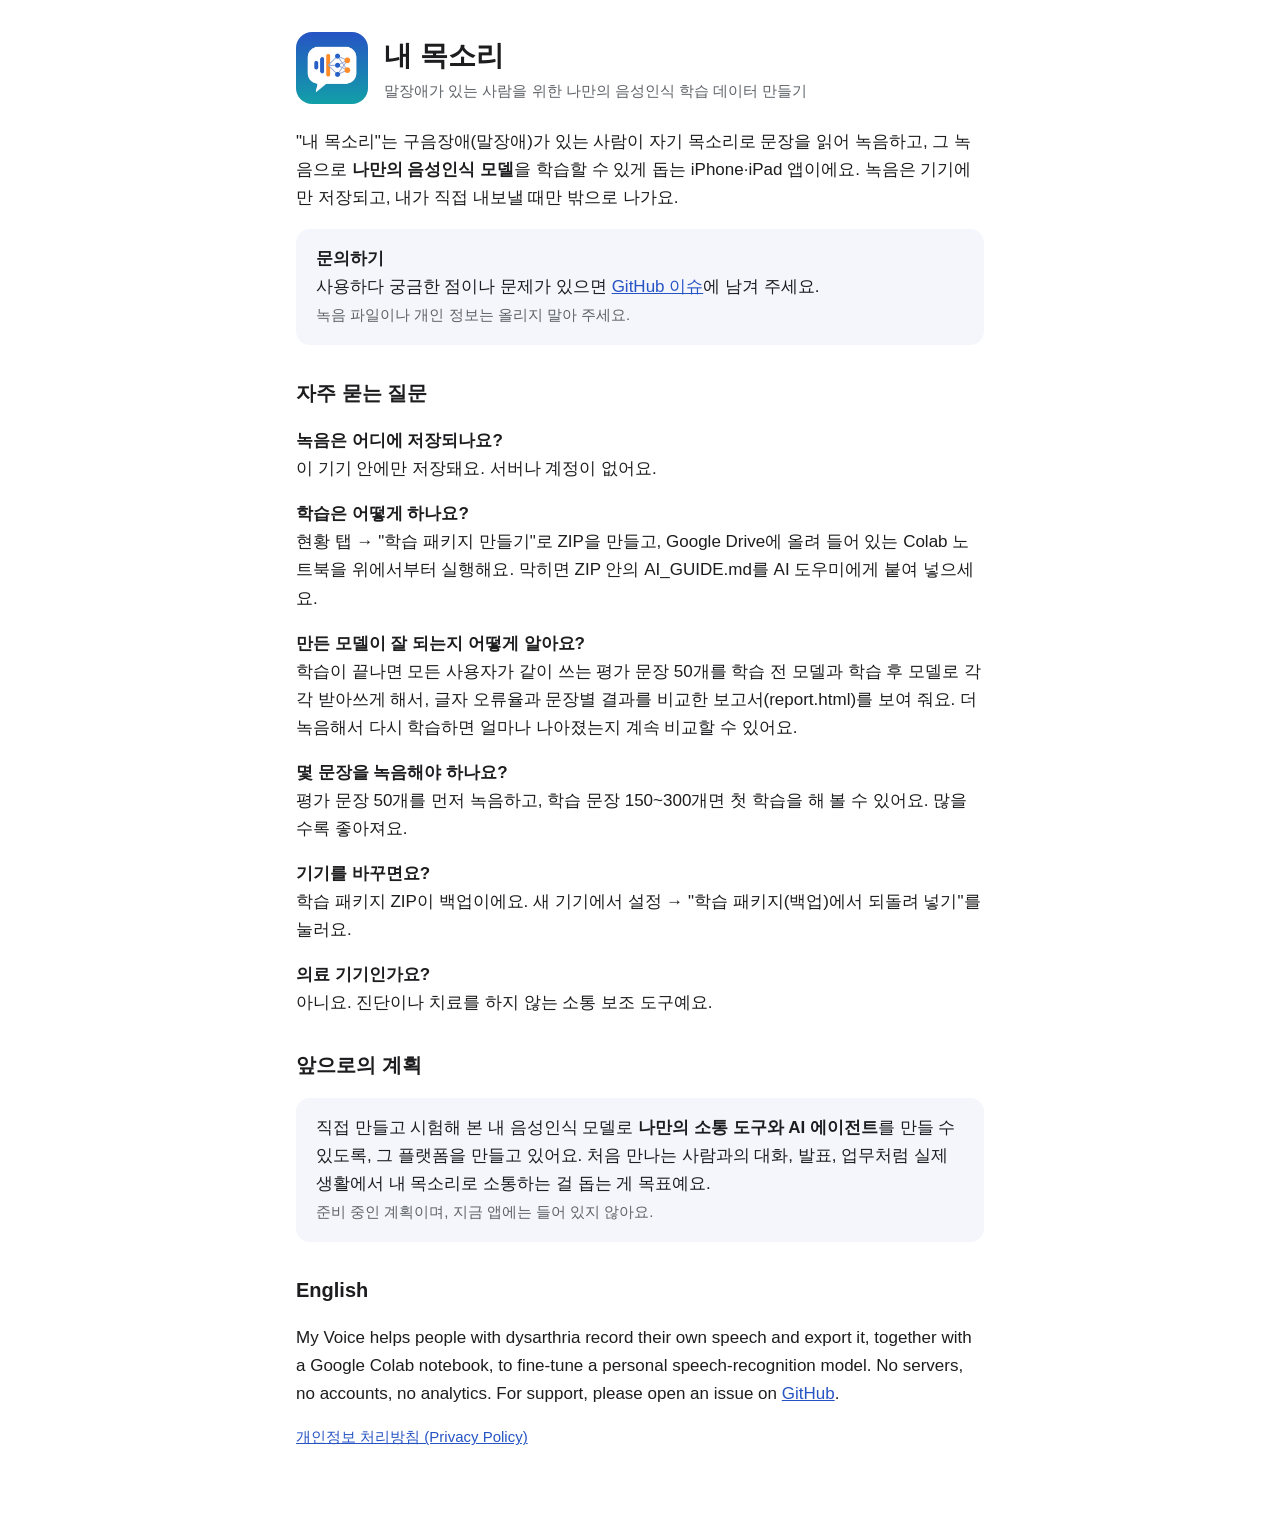
<file: index.html>
<!doctype html>
<html lang="ko">
<head>
<meta charset="utf-8"><meta name="viewport" content="width=device-width, initial-scale=1">
<title>내 목소리 — 지원</title>
<link rel="stylesheet" href="style.css">
<meta property="og:title" content="내 목소리"><meta property="og:description" content="말장애가 있는 사람을 위한 나만의 음성인식 학습 데이터 녹음 앱"><meta property="og:image" content="https://bongjoo-jang.github.io/my-voice-support/banner.png">
</head>
<body><main>
<header><img src="icon.png" alt=""><div><h1>내 목소리</h1><div class="muted">말장애가 있는 사람을 위한 나만의 음성인식 학습 데이터 만들기</div></div></header>

<p>"내 목소리"는 구음장애(말장애)가 있는 사람이 자기 목소리로 문장을 읽어 녹음하고, 그 녹음으로 <b>나만의 음성인식 모델</b>을 학습할 수 있게 돕는 iPhone·iPad 앱이에요. 녹음은 기기에만 저장되고, 내가 직접 내보낼 때만 밖으로 나가요.</p>

<div class="card">
<b>문의하기</b><br>
사용하다 궁금한 점이나 문제가 있으면 <a href="https://github.com/BongJoo-Jang/my-voice-support/issues">GitHub 이슈</a>에 남겨 주세요.<br>
<span class="muted">녹음 파일이나 개인 정보는 올리지 말아 주세요.</span>
</div>

<h2>자주 묻는 질문</h2>
<p><b>녹음은 어디에 저장되나요?</b><br>이 기기 안에만 저장돼요. 서버나 계정이 없어요.</p>
<p><b>학습은 어떻게 하나요?</b><br>현황 탭 → "학습 패키지 만들기"로 ZIP을 만들고, Google Drive에 올려 들어 있는 Colab 노트북을 위에서부터 실행해요. 막히면 ZIP 안의 AI_GUIDE.md를 AI 도우미에게 붙여 넣으세요.</p>
<p><b>만든 모델이 잘 되는지 어떻게 알아요?</b><br>학습이 끝나면 모든 사용자가 같이 쓰는 평가 문장 50개를 학습 전 모델과 학습 후 모델로 각각 받아쓰게 해서, 글자 오류율과 문장별 결과를 비교한 보고서(report.html)를 보여 줘요. 더 녹음해서 다시 학습하면 얼마나 나아졌는지 계속 비교할 수 있어요.</p>
<p><b>몇 문장을 녹음해야 하나요?</b><br>평가 문장 50개를 먼저 녹음하고, 학습 문장 150~300개면 첫 학습을 해 볼 수 있어요. 많을수록 좋아져요.</p>
<p><b>기기를 바꾸면요?</b><br>학습 패키지 ZIP이 백업이에요. 새 기기에서 설정 → "학습 패키지(백업)에서 되돌려 넣기"를 눌러요.</p>
<p><b>의료 기기인가요?</b><br>아니요. 진단이나 치료를 하지 않는 소통 보조 도구예요.</p>

<h2>앞으로의 계획</h2>
<div class="card">직접 만들고 시험해 본 내 음성인식 모델로 <b>나만의 소통 도구와 AI 에이전트</b>를 만들 수 있도록, 그 플랫폼을 만들고 있어요. 처음 만나는 사람과의 대화, 발표, 업무처럼 실제 생활에서 내 목소리로 소통하는 걸 돕는 게 목표예요.<br><span class="muted">준비 중인 계획이며, 지금 앱에는 들어 있지 않아요.</span></div>

<h2>English</h2>
<p>My Voice helps people with dysarthria record their own speech and export it, together with a Google Colab notebook, to fine-tune a personal speech-recognition model. No servers, no accounts, no analytics. For support, please open an issue on <a href="https://github.com/BongJoo-Jang/my-voice-support/issues">GitHub</a>.</p>

<p class="muted"><a href="privacy.html">개인정보 처리방침 (Privacy Policy)</a></p>
</main></body></html>
</file>
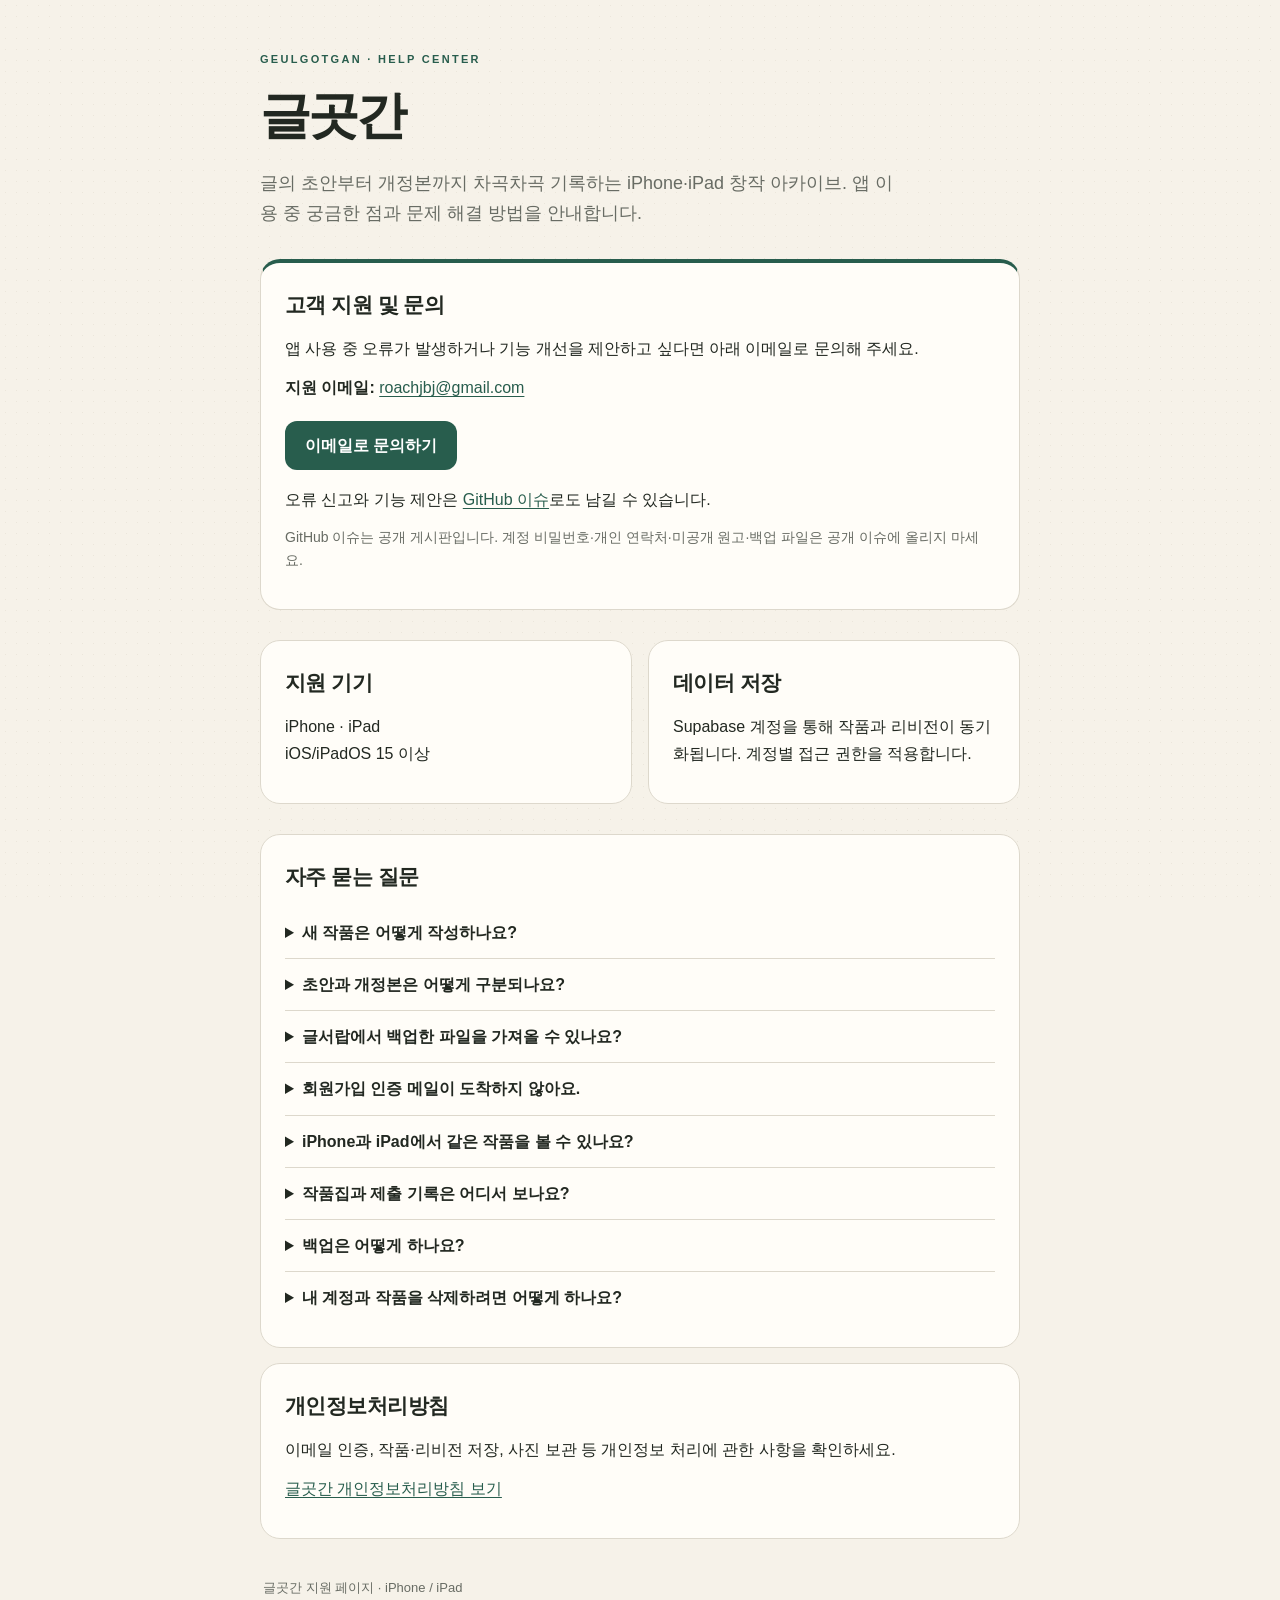
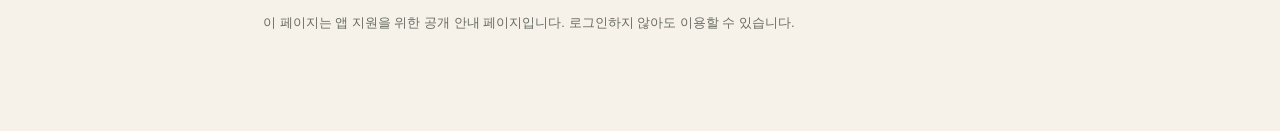
<file: geulgotgan/index.html>
<!doctype html>
<html lang="ko">
<head>
  <meta charset="utf-8">
  <meta name="viewport" content="width=device-width, initial-scale=1, viewport-fit=cover">
  <meta name="theme-color" content="#f6f2e9">
  <meta name="description" content="글곳간 iPhone·iPad 앱 지원, 사용 방법, 자주 묻는 질문과 문의하기">
  <title>글곳간 — 앱 지원 및 문의</title>
  <style>
    :root {color-scheme:light;--forest:#285d4d;--ink:#222821;--muted:#686c64;--paper:#fffdf8;--edge:#ddd8cc;--fog:#e9f1ed;}
    * {box-sizing:border-box;}
    body {margin:0;color:var(--ink);font:16px/1.7 -apple-system,BlinkMacSystemFont,"Apple SD Gothic Neo","Noto Sans KR",sans-serif;background:#f6f2e9;}
    body:before {content:"";position:fixed;inset:0;z-index:-1;pointer-events:none;opacity:.28;background-image:radial-gradient(#cfc8b6 .6px, transparent .7px);background-size:11px 11px;}
    main {width:min(800px,100%);padding:44px 20px 70px;margin:0 auto;}
    header {margin:0 0 30px;}
    .eyebrow {font-weight:800;font-size:11px;letter-spacing:.21em;color:var(--forest);}
    h1 {font-size:clamp(34px,7vw,51px);margin:2px 0 8px;letter-spacing:-.055em;}
    h2 {font-size:21px;margin:0 0 12px;letter-spacing:-.025em;}
    p {margin:8px 0 12px;}
    .lead {font-size:18px;color:var(--muted);max-width:640px;}
    .panel {background:var(--paper);border:1px solid var(--edge);border-radius:20px;padding:24px;margin:15px 0;}
    .contact {border-top:4px solid var(--forest);}
    .button {display:inline-block;background:var(--forest);padding:11px 20px;border-radius:12px;color:white;font-weight:700;text-decoration:none;margin:8px 0;}
    .button:hover,.button:focus-visible {background:#164739;}
    a {color:var(--forest);text-underline-offset:3px;}
    .muted {color:var(--muted);font-size:14px;}
    details {border-bottom:1px solid var(--edge);padding:12px 0;}
    details:last-child {border-bottom:0;}
    summary {font-weight:700;cursor:pointer;}
    details p {font-size:15px;margin-top:8px;}
    ol {padding-left:24px;}
    footer {padding:15px 3px;color:var(--muted);font-size:13px;}
    .grid {display:grid;grid-template-columns:1fr 1fr;gap:16px;}
    @media (max-width:600px){main{padding:30px 15px 56px}.panel{padding:18px}.grid{grid-template-columns:1fr}.lead{font-size:16px;}}
  </style>
</head>
<body>
<main>
  <header>
    <span class="eyebrow">GEULGOTGAN · HELP CENTER</span>
    <h1>글곳간</h1>
    <p class="lead">글의 초안부터 개정본까지 차곡차곡 기록하는 iPhone·iPad 창작 아카이브. 앱 이용 중 궁금한 점과 문제 해결 방법을 안내합니다.</p>
  </header>

  <section class="panel contact" aria-labelledby="support">
    <h2 id="support">고객 지원 및 문의</h2>
    <p>앱 사용 중 오류가 발생하거나 기능 개선을 제안하고 싶다면 아래 이메일로 문의해 주세요.</p>
    <p><strong>지원 이메일:</strong> <a href="mailto:roachjbj@gmail.com?subject=%5B%EA%B8%80%EA%B3%B3%EA%B0%84%5D%20%EC%A7%80%EC%9B%90%20%EB%AC%B8%EC%9D%98">roachjbj@gmail.com</a></p>
    <a class="button" href="mailto:roachjbj@gmail.com?subject=%5B%EA%B8%80%EA%B3%B3%EA%B0%84%5D%20%EC%A7%80%EC%9B%90%20%EB%AC%B8%EC%9D%98">이메일로 문의하기</a>
    <p>오류 신고와 기능 제안은 <a href="https://github.com/BongJoo-Jang/my-voice-support/issues/new?title=%5B%EA%B8%80%EA%B3%B3%EA%B0%84%5D%20%EB%AC%B8%EC%9D%98" target="_blank" rel="noopener noreferrer">GitHub 이슈</a>로도 남길 수 있습니다.</p>
    <p class="muted">GitHub 이슈는 공개 게시판입니다. 계정 비밀번호·개인 연락처·미공개 원고·백업 파일은 공개 이슈에 올리지 마세요.</p>
  </section>

  <section class="grid" aria-label="앱 정보">
    <div class="panel">
      <h2>지원 기기</h2>
      <p>iPhone · iPad<br>iOS/iPadOS 15 이상</p>
    </div>
    <div class="panel">
      <h2>데이터 저장</h2>
      <p>Supabase 계정을 통해 작품과 리비전이 동기화됩니다. 계정별 접근 권한을 적용합니다.</p>
    </div>
  </section>

  <section class="panel" aria-labelledby="faq">
    <h2 id="faq">자주 묻는 질문</h2>
    <details>
      <summary>새 작품은 어떻게 작성하나요?</summary>
      <p>로그인 후 <b>작품</b> 화면에서 <b>+ 새 작품</b>을 누르고 제목을 입력해 <b>초안 만들기</b>를 선택하세요. 편집 화면에서 본문을 입력해 저장할 수 있습니다.</p>
    </details>
    <details>
      <summary>초안과 개정본은 어떻게 구분되나요?</summary>
      <p>작품마다 리비전 이력을 보관합니다. 수정 후 <b>저장</b>을 누르면 현재 리비전을 갱신하고, <b>새 리비전</b>을 누르면 새 버전으로 기록합니다. 이전 리비전도 확인할 수 있습니다.</p>
    </details>
    <details>
      <summary>글서랍에서 백업한 파일을 가져올 수 있나요?</summary>
      <p>네. <b>가져오기</b>에서 지원하는 JSON 또는 ZIP 백업 파일을 선택하면 가져오기 전 분석 결과를 확인할 수 있습니다. 제목·본문이 같은 리비전은 제외하고, 본문 유사도 70% 이상인 작품을 같은 작품군으로 묶는 기능이 있습니다. 자동 분석 결과를 확인한 후 가져오세요.</p>
    </details>
    <details>
      <summary>회원가입 인증 메일이 도착하지 않아요.</summary>
      <p>스팸함과 전체 메일을 확인한 후 로그인 화면의 <b>인증 메일 다시 보내기</b>를 이용하세요. 발송 제한 메시지가 나오면 반복해서 요청하지 말고 제한이 해제된 뒤 다시 시도해 주세요.</p>
    </details>
    <details>
      <summary>iPhone과 iPad에서 같은 작품을 볼 수 있나요?</summary>
      <p>두 기기에서 동일한 글곳간 계정으로 로그인하고 인터넷에 연결하면 같은 클라우드 작품 기록을 사용할 수 있습니다.</p>
    </details>
    <details>
      <summary>작품집과 제출 기록은 어디서 보나요?</summary>
      <p>하단 <b>작품집</b>에서 저장된 작품집과 제출 당시 지정했던 리비전을 확인할 수 있습니다. 현재 앱의 작품집 화면은 조회 중심입니다.</p>
    </details>
    <details>
      <summary>백업은 어떻게 하나요?</summary>
      <p><b>백업</b>을 눌러 JSON 백업 파일을 만들고 iOS 공유 메뉴로 내보낼 수 있습니다. 백업 형식에 따라 디카시 원본 사진이 포함되지 않을 수 있으므로 중요한 사진은 별도 보관해 주세요.</p>
    </details>
    <details>
      <summary>내 계정과 작품을 삭제하려면 어떻게 하나요?</summary>
      <p>앱의 <b>설정 → 계정 영구 삭제</b>에서 진행할 수 있습니다. 삭제는 되돌릴 수 없으므로 먼저 필요한 작품을 백업하세요. 기존 글서랍과 같은 계정을 사용하는 경우 기존 글서랍의 데이터에도 영향을 줄 수 있습니다.</p>
    </details>
  </section>

  <section class="panel">
    <h2>개인정보처리방침</h2>
    <p>이메일 인증, 작품·리비전 저장, 사진 보관 등 개인정보 처리에 관한 사항을 확인하세요.</p>
    <p><a href="https://geulseorap-web-dwzp.vercel.app/geulgotgan/privacy" rel="noopener noreferrer">글곳간 개인정보처리방침 보기</a></p>
  </section>

  <footer>
    <p>글곳간 지원 페이지 · iPhone / iPad</p>
    <p>이 페이지는 앱 지원을 위한 공개 안내 페이지입니다. 로그인하지 않아도 이용할 수 있습니다.</p>
  </footer>
</main>
</body>
</html>
</file>
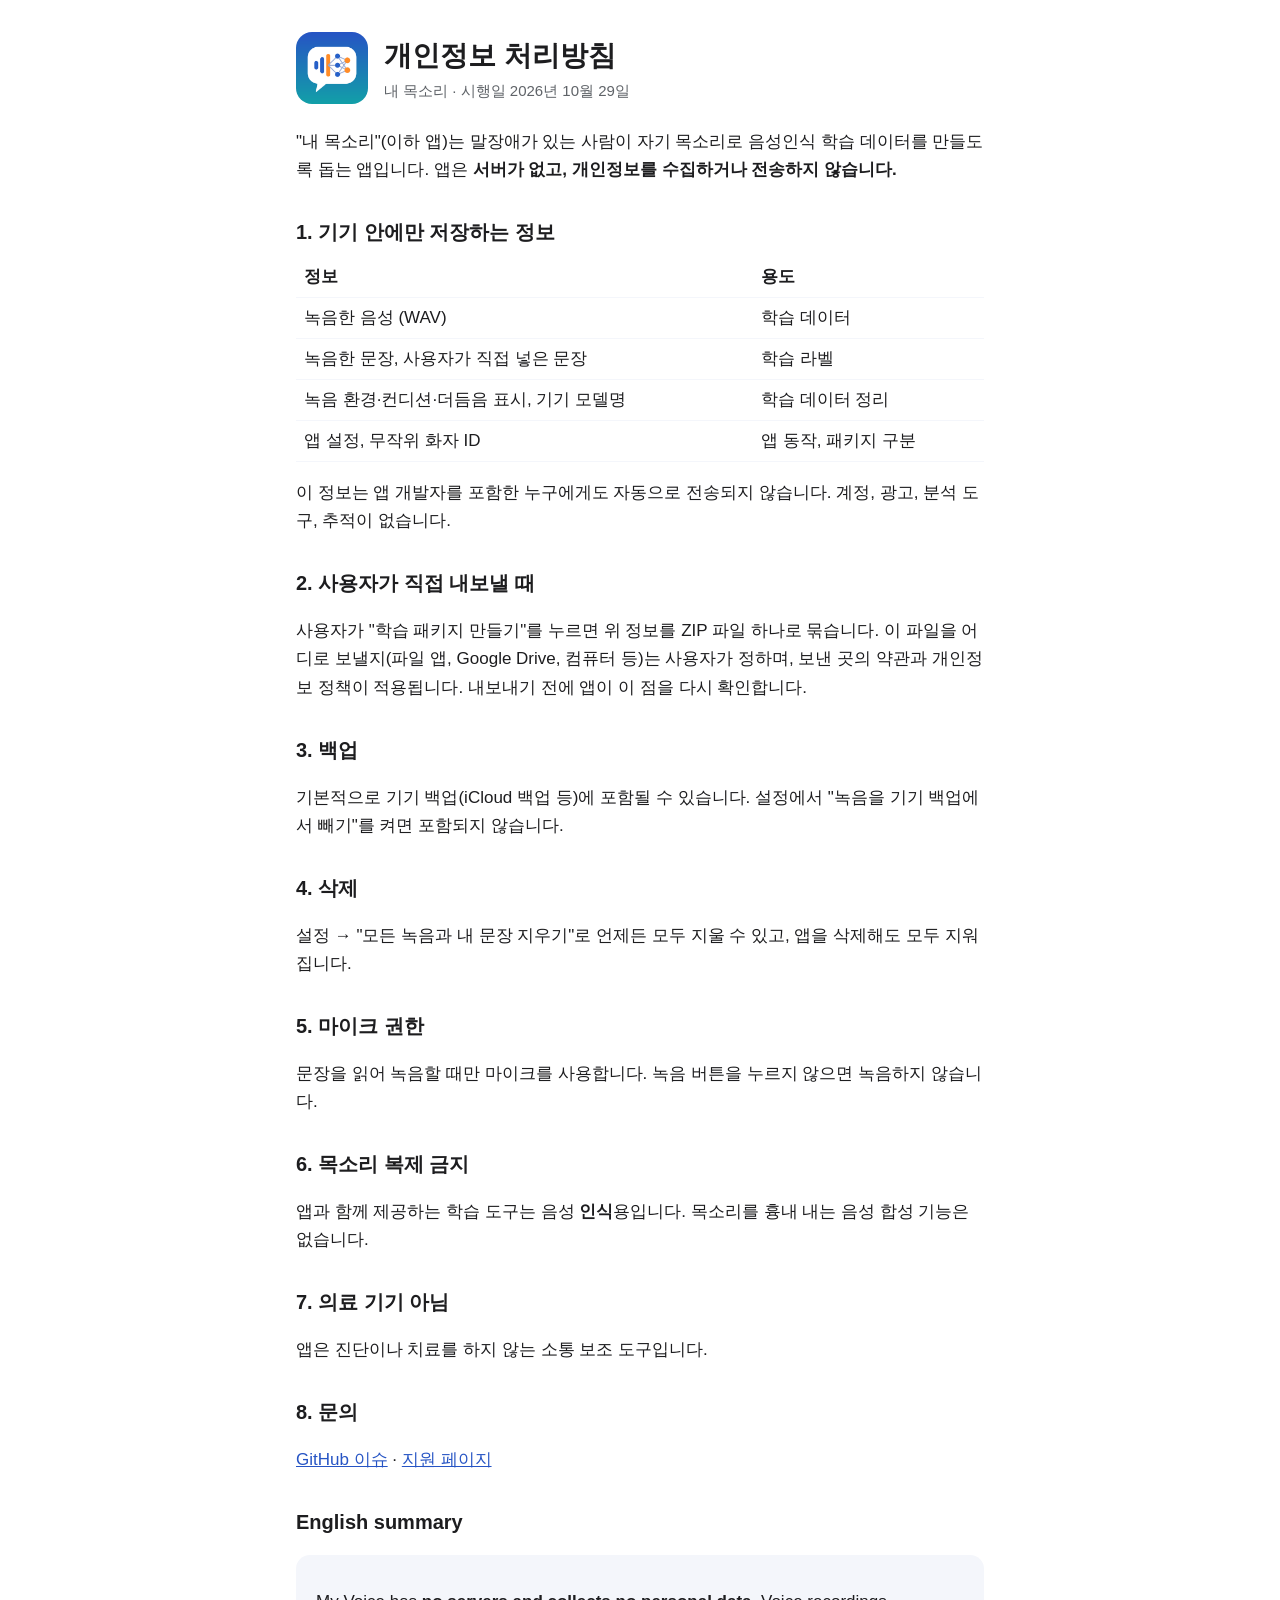
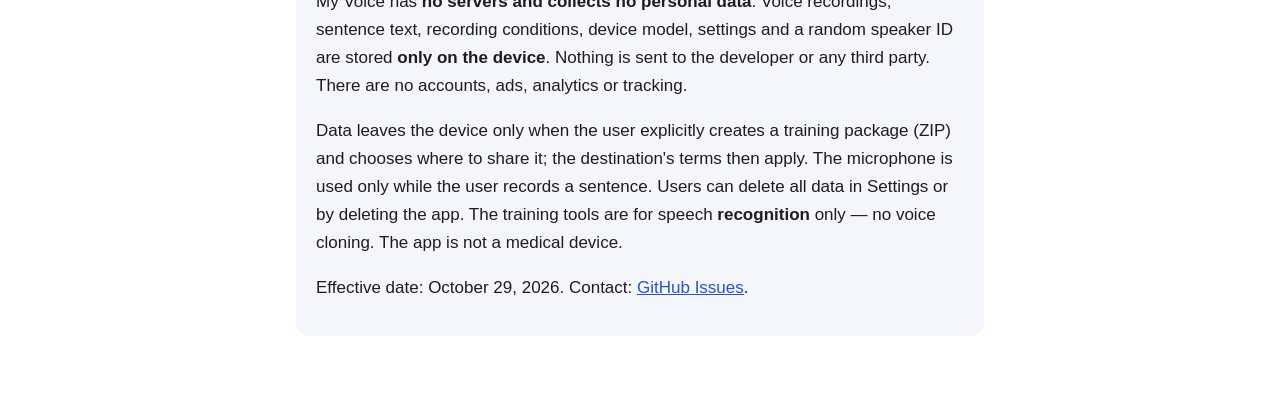
<file: privacy.html>
<!doctype html>
<html lang="ko">
<head>
<meta charset="utf-8"><meta name="viewport" content="width=device-width, initial-scale=1">
<title>내 목소리 — 개인정보 처리방침</title>
<link rel="stylesheet" href="style.css">
</head>
<body><main>
<header><img src="icon.png" alt=""><div><h1>개인정보 처리방침</h1><div class="muted">내 목소리 · 시행일 2026년 10월 29일</div></div></header>

<p>"내 목소리"(이하 앱)는 말장애가 있는 사람이 자기 목소리로 음성인식 학습 데이터를 만들도록 돕는 앱입니다. 앱은 <b>서버가 없고, 개인정보를 수집하거나 전송하지 않습니다.</b></p>

<h2>1. 기기 안에만 저장하는 정보</h2>
<table>
<tr><th>정보</th><th>용도</th></tr>
<tr><td>녹음한 음성 (WAV)</td><td>학습 데이터</td></tr>
<tr><td>녹음한 문장, 사용자가 직접 넣은 문장</td><td>학습 라벨</td></tr>
<tr><td>녹음 환경·컨디션·더듬음 표시, 기기 모델명</td><td>학습 데이터 정리</td></tr>
<tr><td>앱 설정, 무작위 화자 ID</td><td>앱 동작, 패키지 구분</td></tr>
</table>
<p>이 정보는 앱 개발자를 포함한 누구에게도 자동으로 전송되지 않습니다. 계정, 광고, 분석 도구, 추적이 없습니다.</p>

<h2>2. 사용자가 직접 내보낼 때</h2>
<p>사용자가 "학습 패키지 만들기"를 누르면 위 정보를 ZIP 파일 하나로 묶습니다. 이 파일을 어디로 보낼지(파일 앱, Google Drive, 컴퓨터 등)는 사용자가 정하며, 보낸 곳의 약관과 개인정보 정책이 적용됩니다. 내보내기 전에 앱이 이 점을 다시 확인합니다.</p>

<h2>3. 백업</h2>
<p>기본적으로 기기 백업(iCloud 백업 등)에 포함될 수 있습니다. 설정에서 "녹음을 기기 백업에서 빼기"를 켜면 포함되지 않습니다.</p>

<h2>4. 삭제</h2>
<p>설정 → "모든 녹음과 내 문장 지우기"로 언제든 모두 지울 수 있고, 앱을 삭제해도 모두 지워집니다.</p>

<h2>5. 마이크 권한</h2>
<p>문장을 읽어 녹음할 때만 마이크를 사용합니다. 녹음 버튼을 누르지 않으면 녹음하지 않습니다.</p>

<h2>6. 목소리 복제 금지</h2>
<p>앱과 함께 제공하는 학습 도구는 음성 <b>인식</b>용입니다. 목소리를 흉내 내는 음성 합성 기능은 없습니다.</p>

<h2>7. 의료 기기 아님</h2>
<p>앱은 진단이나 치료를 하지 않는 소통 보조 도구입니다.</p>

<h2>8. 문의</h2>
<p><a href="https://github.com/BongJoo-Jang/my-voice-support/issues">GitHub 이슈</a> · <a href="index.html">지원 페이지</a></p>

<h2>English summary</h2>
<div class="card">
<p>My Voice has <b>no servers and collects no personal data</b>. Voice recordings, sentence text, recording conditions, device model, settings and a random speaker ID are stored <b>only on the device</b>. Nothing is sent to the developer or any third party. There are no accounts, ads, analytics or tracking.</p>
<p>Data leaves the device only when the user explicitly creates a training package (ZIP) and chooses where to share it; the destination's terms then apply. The microphone is used only while the user records a sentence. Users can delete all data in Settings or by deleting the app. The training tools are for speech <b>recognition</b> only — no voice cloning. The app is not a medical device.</p>
<p>Effective date: October 29, 2026. Contact: <a href="https://github.com/BongJoo-Jang/my-voice-support/issues">GitHub Issues</a>.</p>
</div>
</main></body></html>
</file>
<file: style.css>
:root { --bg:#ffffff; --fg:#1d1d1f; --muted:#5f6368; --accent:#2654c4; --card:#f4f6fb; }
@media (prefers-color-scheme: dark) { :root { --bg:#111214; --fg:#f2f2f2; --muted:#a8acb3; --accent:#7ea2ff; --card:#1c1e22; } }
* { box-sizing: border-box; }
body { margin:0; background:var(--bg); color:var(--fg); font:17px/1.65 -apple-system, BlinkMacSystemFont, "Apple SD Gothic Neo", "Noto Sans KR", sans-serif; }
main { max-width: 720px; margin: 0 auto; padding: 32px 16px 64px; }
header { display:flex; align-items:center; gap:16px; margin-bottom:24px; }
header img { width:72px; height:72px; border-radius:16px; }
h1 { font-size:28px; margin:0; } h2 { font-size:20px; margin:32px 0 8px; }
p, li { color:var(--fg); } .muted { color:var(--muted); font-size:15px; }
a { color:var(--accent); }
.card { background:var(--card); border-radius:14px; padding:16px 20px; margin:16px 0; }
table { border-collapse: collapse; width:100%; } td, th { text-align:left; padding:6px 8px; border-bottom:1px solid var(--card); }
</file>
